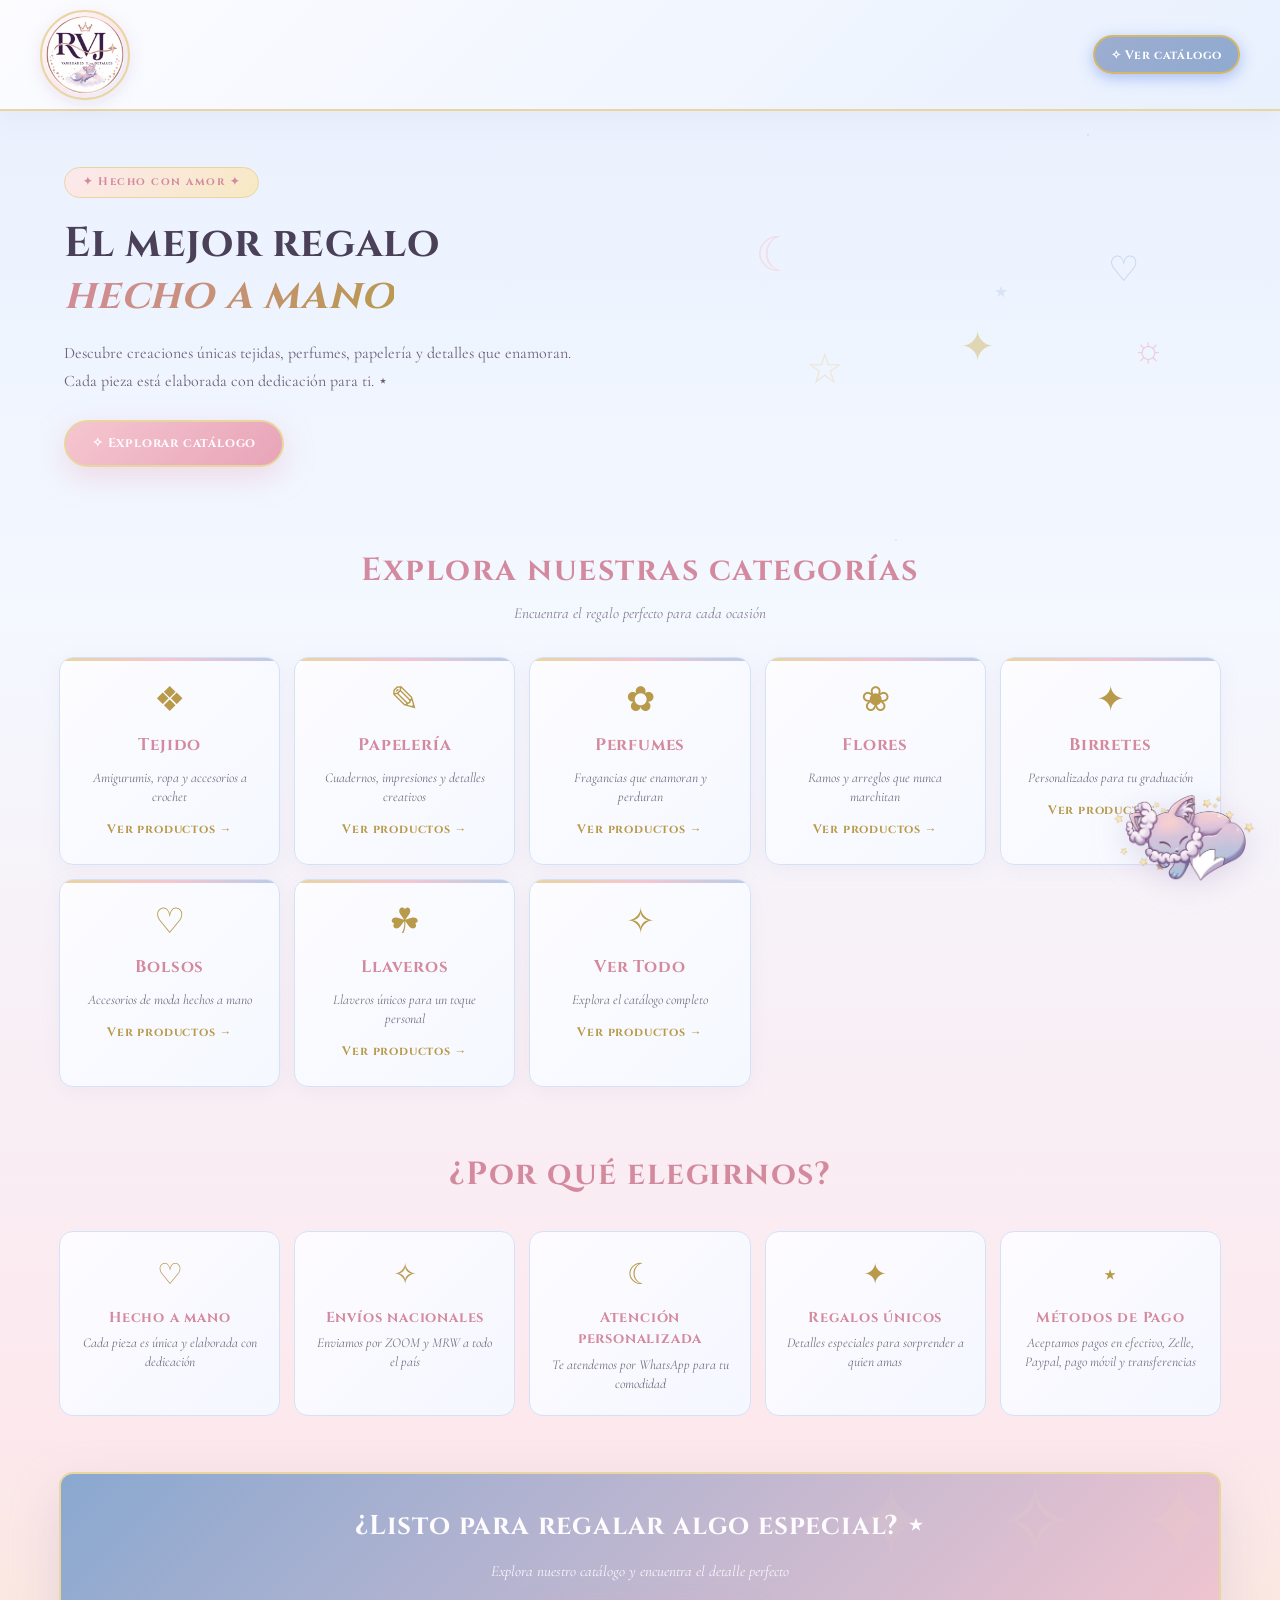
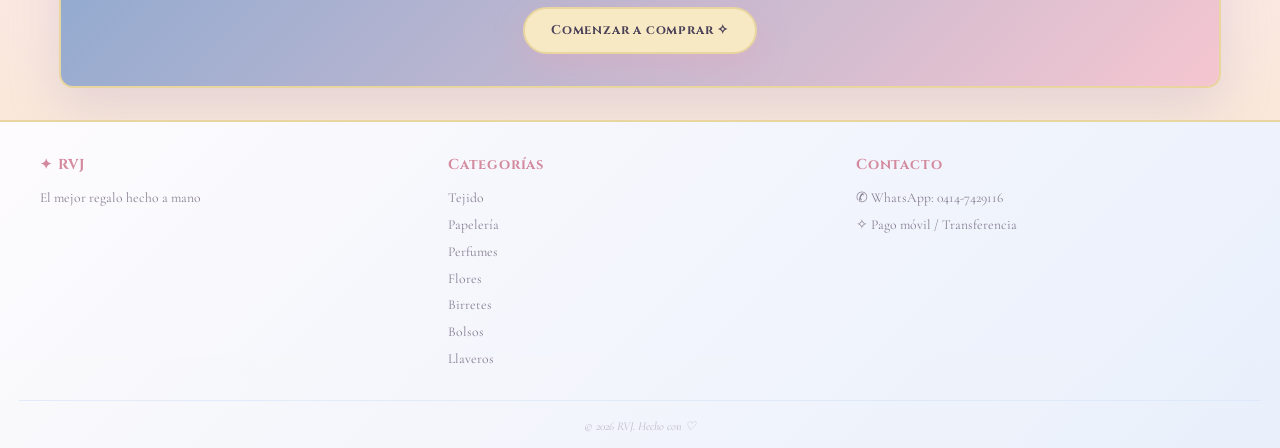
<file: index.html>
<!DOCTYPE html>
<html lang="es">
<head>
    <meta charset="UTF-8">
    <meta name="viewport" content="width=device-width, initial-scale=1.0">
    <title>RVJ — El mejor regalo</title>
    <link rel="preconnect" href="https://fonts.googleapis.com">
    <link rel="preconnect" href="https://fonts.gstatic.com" crossorigin>
    <link href="https://fonts.googleapis.com/css2?family=Cinzel:wght@400;600;700;900&family=Cormorant+Garamond:ital,wght@0,400;0,600;0,700;1,400&display=swap" rel="stylesheet">
    <link rel="stylesheet" href="styles.css">
</head>
<body class="landing-page">

    <header class="main-header">
        <div class="header-container">
            <div class="logo-container">
                <img src="imagenes/logo.jpeg" alt="RVJ" class="store-logo" onerror="this.style.display='none'">
            </div>
            <a href="tienda.html" class="cart-icon-btn">
                ✧ Ver catálogo
            </a>
        </div>
    </header>

    <section class="hero-section">
        <div class="hero-content">
            <span class="hero-badge">✦ Hecho con amor ✦</span>
            <h1 class="hero-title">El mejor regalo<br><span class="hero-highlight">hecho a mano</span></h1>
            <p class="hero-subtitle">
                Descubre creaciones únicas tejidas, perfumes, papelería y detalles 
                que enamoran. Cada pieza está elaborada con dedicación para ti. ⋆
            </p>
            <div class="hero-buttons">
                <a href="tienda.html" class="btn-hero-primary">✧ Explorar catálogo</a>
            </div>
        </div>
        <div class="hero-decoration">
            <div class="floating-symbol symbol-1">☾</div>
            <div class="floating-symbol symbol-2">✦</div>
            <div class="floating-symbol symbol-3">♡</div>
            <div class="floating-symbol symbol-4">☆</div>
            <div class="floating-symbol symbol-5">⋆</div>
            <div class="floating-symbol symbol-6">☼</div>
        </div>
    </section>

    <section id="categorias" class="categories-section">
        <div class="section-header">
            <h2 class="landing-section-title">Explora nuestras categorías</h2>
            <p class="section-subtitle">Encuentra el regalo perfecto para cada ocasión</p>
        </div>

        <div class="categories-grid">
            
            <a href="tejido.html" class="category-card category-tejido">
                <div class="category-symbol">❖</div>
                <h3>Tejido</h3>
                <p>Amigurumis, ropa y accesorios a crochet</p>
                <span class="category-link">Ver productos →</span>
            </a>

            <a href="papeleria.html" class="category-card category-papeleria">
                <div class="category-symbol">✎</div>
                <h3>Papelería</h3>
                <p>Cuadernos, impresiones y detalles creativos</p>
                <span class="category-link">Ver productos →</span>
            </a>

            <a href="perfumes.html" class="category-card category-perfumes">
                <div class="category-symbol">✿</div>
                <h3>Perfumes</h3>
                <p>Fragancias que enamoran y perduran</p>
                <span class="category-link">Ver productos →</span>
            </a>

            <a href="flores.html" class="category-card category-flores">
                <div class="category-symbol">❀</div>
                <h3>Flores</h3>
                <p>Ramos y arreglos que nunca marchitan</p>
                <span class="category-link">Ver productos →</span>
            </a>

            <a href="birretes.html" class="category-card category-birretes">
                <div class="category-symbol">✦</div>
                <h3>Birretes</h3>
                <p>Personalizados para tu graduación</p>
                <span class="category-link">Ver productos →</span>
            </a>

            <a href="bolsos.html" class="category-card category-bolsos">
                <div class="category-symbol">♡</div>
                <h3>Bolsos</h3>
                <p>Accesorios de moda hechos a mano</p>
                <span class="category-link">Ver productos →</span>
            </a>

            <a href="llaveros.html" class="category-card category-llaveros">
                <div class="category-symbol">☘︎</div>
                <h3>Llaveros</h3>
                <p>Llaveros únicos para un toque personal</p>
                <span class="category-link">Ver productos →</span>
            </a>

            <a href="tienda.html" class="category-card category-todos">
                <div class="category-symbol">✧</div>
                <h3>Ver Todo</h3>
                <p>Explora el catálogo completo</p>
                <span class="category-link">Ver productos →</span>
            </a>

        </div>
    </section>

    <section class="features-section">
        <div class="section-header">
            <h2 class="landing-section-title">¿Por qué elegirnos?</h2>
        </div>
        <div class="features-grid">
            <div class="feature-card">
                <div class="feature-symbol">♡</div>
                <h4>Hecho a mano</h4>
                <p>Cada pieza es única y elaborada con dedicación</p>
            </div>
            <div class="feature-card">
                <div class="feature-symbol">✧</div>
                <h4>Envíos nacionales</h4>
                <p>Enviamos por ZOOM y MRW a todo el país</p>
            </div>
            <div class="feature-card">
                <div class="feature-symbol">☾</div>
                <h4>Atención personalizada</h4>
                <p>Te atendemos por WhatsApp para tu comodidad</p>
            </div>
            <div class="feature-card">
                <div class="feature-symbol">✦</div>
                <h4>Regalos únicos</h4>
                <p>Detalles especiales para sorprender a quien amas</p>
            </div>
            <div class="feature-card">
                <div class="feature-symbol">⋆</div>
                <h4>Métodos de Pago</h4>
                <p>Aceptamos pagos en efectivo, Zelle, Paypal, pago móvil y transferencias</p>
            </div>
        </div>
    </section>

    <section class="cta-section">
        <div class="cta-content">
            <h2>¿Listo para regalar algo especial? ⋆</h2>
            <p>Explora nuestro catálogo y encuentra el detalle perfecto</p>
            <a href="tienda.html" class="btn-hero-primary">Comenzar a comprar ✧</a>
        </div>
    </section>

    <footer class="main-footer">
        <div class="footer-content">
            <div class="footer-col">
                <h4>✦ RVJ</h4>
                <p>El mejor regalo hecho a mano</p>
            </div>
            <div class="footer-col">
                <h4>Categorías</h4>
                <a href="tejido.html">Tejido</a>
                <a href="papeleria.html">Papelería</a>
                <a href="perfumes.html">Perfumes</a>
                <a href="flores.html">Flores</a>
                <a href="birretes.html">Birretes</a>
                <a href="bolsos.html">Bolsos</a>
                <a href="llaveros.html">Llaveros</a>
            </div>
            <div class="footer-col">
                <h4>Contacto</h4>
                <p>✆ WhatsApp: 0414-7429116</p>
                <p>✧ Pago móvil / Transferencia</p>
            </div>
        </div>
        <div class="footer-bottom">
            <p>© 2026 RVJ. Hecho con ♡</p>
        </div>
    </footer>
    
    <!-- MODAL PARA AMPLIAR LOGO -->
<div id="logo-modal" class="modal-overlay hidden">
    <div class="modal-content logo-modal-content">
        <button id="close-logo-modal" class="close-popout-btn">×</button>
        <img src="imagenes/logo.jpeg" alt="RVJ" class="logo-modal-img">
    </div>
</div>

    <script src="script.js"></script>

    <!-- CHIBI FLOTANTE -->
<img src="imagenes/chibi.png" alt="Chibi RVJ" class="chibi-flotante" onerror="this.style.display='none'">

</body>

<style>
/* ═══════════════════════════════════════
   SHOOTING STARS OVERLAY — Five stars
════════════════════════════════════════ */

.shooting-stars {
  position: fixed;
  inset: 0;
  width: 100vw;
  height: 100vh;
  pointer-events: none;
  overflow: hidden;
  z-index: 999999;
}

.shooting-stars span {
  position: absolute;
  width: 3px;
  height: 3px;
  border-radius: 50%;
  background: #f4eee8;
  opacity: 0;

  box-shadow:
    0 0 0 3px rgba(244, 238, 232, 0.05),
    0 0 0 6px rgba(139, 0, 0, 0.06),
    0 0 14px rgba(244, 238, 232, 0.18);

  animation-name: shooting-star;
  animation-timing-function: linear;
  animation-iteration-count: infinite;
  animation-fill-mode: both;
}

/* Shooting-star tail */
.shooting-stars span::before {
  content: "";
  position: absolute;
  top: 50%;
  width: 155px;
  height: 1px;
  transform: translateY(-50%);

  background:
    linear-gradient(
      90deg,
      #f4eee8,
      rgba(139, 0, 0, 0.34),
      transparent
    );
}

/* Star movement */
@keyframes shooting-star {
  0% {
    transform: rotate(315deg) translateX(0);
    opacity: 0;
  }

  10% {
    opacity: 1;
  }

  62% {
    opacity: 1;
  }

  100% {
    transform: rotate(315deg) translateX(-1050px);
    opacity: 0;
  }
}

/* Individual star timing and placement */
.shooting-stars span:nth-child(1) {
  top: 5vh;
  right: 8vw;
  animation-delay: 0.8s;
  animation-duration: 4.6s;
}

.shooting-stars span:nth-child(2) {
  top: 18vh;
  right: 38vw;
  animation-delay: 4.4s;
  animation-duration: 5.4s;
}

.shooting-stars span:nth-child(3) {
  top: 36vh;
  right: 14vw;
  animation-delay: 8.2s;
  animation-duration: 4.9s;
}

.shooting-stars span:nth-child(4) {
  top: 56vh;
  right: 52vw;
  animation-delay: 12.6s;
  animation-duration: 5.8s;
}

.shooting-stars span:nth-child(5) {
  top: 74vh;
  right: 24vw;
  animation-delay: 16.7s;
  animation-duration: 5.1s;
}

/* Mobile adjustments */
@media screen and (max-width: 767px) {
  .shooting-stars span::before {
    width: 105px;
  }

  .shooting-stars span:nth-child(1) {
    top: 8vh;
    right: 6vw;
  }

  .shooting-stars span:nth-child(2) {
    top: 26vh;
    right: 42vw;
  }

  .shooting-stars span:nth-child(3) {
    top: 44vh;
    right: 12vw;
  }

  .shooting-stars span:nth-child(4) {
    top: 62vh;
    right: 58vw;
  }

  .shooting-stars span:nth-child(5) {
    top: 80vh;
    right: 25vw;
  }
}
</style>

<div class="shooting-stars">
  <span></span>
  <span></span>
  <span></span>
  <span></span>
  <span></span>
  <span></span>
  <span></span>
</div>
</html>
</file>
<file: styles.css>
/* ==========================================================================
   RVJ — ESTILO CUENTO DE HADAS / CIELO AESTHETIC
   Paleta: azul claro, rosa pálido, dorado suave
   ========================================================================== */
:root {
    --sky-bg: #e8f0fe;
    --sky-light: #f4f8ff;
    --sky-medium: #d4e2f7;
    --cloud-white: #fdfcff;

    --rose-light: #fce8ed;
    --rose-medium: #f5c6d0;
    --rose-deep: #e8a4b8;
    --rose-dark: #d48a9e;

    --gold-light: #f7e9c3;
    --gold-soft: #e8d5a0;
    --gold-medium: #d4b86a;
    --gold-deep: #b89a4a;

    --blue-light: #dce8f5;
    --blue-medium: #b8cce8;
    --blue-deep: #8aa8d0;
    --blue-dark: #6b8ab8;

    --text-dark: #4a4058;
    --text-medium: #6b5f78;
    --text-light: #9a8fa8;

    --bg-white: #fefcff;
    --radius: 14px;
    --radius-sm: 8px;
    --shadow: 0 8px 30px rgba(180, 160, 200, 0.15);
    --shadow-soft: 0 4px 20px rgba(180, 160, 200, 0.1);
    --shadow-glow: 0 0 30px rgba(212, 184, 106, 0.2);
}

* { box-sizing: border-box; margin: 0; padding: 0; }

html { -webkit-text-size-adjust: 100%; }

body {
    font-family: 'Cormorant Garamond', 'Quicksand', serif;
    background: linear-gradient(180deg, #e8f0fe 0%, #f4f8ff 40%, #fce8ed 100%);
    color: var(--text-dark);
    background-attachment: fixed;
    min-height: 100vh;
    position: relative;
    font-size: 16px;
    line-height: 1.5;
}

body::before {
    content: '';
    position: fixed;
    inset: 0;
    background-image:
        radial-gradient(1.5px 1.5px at 10% 20%, rgba(212, 184, 106, 0.3) 50%, transparent 50%),
        radial-gradient(1.5px 1.5px at 85% 15%, rgba(212, 184, 106, 0.25) 50%, transparent 50%),
        radial-gradient(2px 2px at 50% 8%, rgba(232, 164, 184, 0.3) 50%, transparent 50%),
        radial-gradient(1px 1px at 30% 40%, rgba(138, 168, 208, 0.25) 50%, transparent 50%),
        radial-gradient(1.5px 1.5px at 70% 60%, rgba(212, 184, 106, 0.2) 50%, transparent 50%),
        radial-gradient(1px 1px at 90% 80%, rgba(232, 164, 184, 0.2) 50%, transparent 50%),
        radial-gradient(2px 2px at 15% 75%, rgba(138, 168, 208, 0.2) 50%, transparent 50%);
    pointer-events: none;
    z-index: 0;
}

h1, h2, h3, h4, .logo-text {
    font-family: 'Cinzel', 'Comfortaa', serif;
    letter-spacing: 0.5px;
}

/* ==========================================================================
   HEADER — LOGO A LA IZQUIERDA, NAV CENTRADA, CARRITO DERECHA
   ========================================================================== */
.main-header {
    background: linear-gradient(135deg, rgba(253, 252, 255, 0.95), rgba(232, 240, 254, 0.95));
    backdrop-filter: blur(10px);
    padding: 0.6rem 0.8rem;
    border-bottom: 2px solid var(--gold-soft);
    position: sticky;
    top: 0;
    z-index: 100;
    box-shadow: 0 4px 25px rgba(180, 160, 200, 0.12);
}

.header-container {
    max-width: 1200px;
    margin: 0 auto;
    display: flex;
    align-items: center;
    justify-content: space-between;
    gap: 0.6rem;
    flex-wrap: wrap;
}

/* Logo circular a la izquierda */
.logo-container {
    display: flex;
    align-items: center;
    justify-content: center;
    width: 90px;        /* antes 75px */
    height: 90px;       /* antes 75px */
    min-width: 90px;    /* antes 75px */
    background: linear-gradient(135deg, #fdfcff, #fce8ed, #e8f0fe);
    border-radius: 50%;
    border: 2px solid var(--gold-soft);
    box-shadow:
        0 4px 15px rgba(180, 160, 200, 0.25),
        0 0 0 3px rgba(253, 252, 255, 0.8);
    padding: 4px;
    cursor: pointer;
    transition: transform 0.3s ease, box-shadow 0.3s ease;
    flex-shrink: 0;
}

.logo-container:hover {
    transform: scale(1.10);
    box-shadow:
        0 6px 20px rgba(180, 160, 200, 0.35),
        0 0 0 3px rgba(253, 252, 255, 0.9),
        0 0 25px rgba(212, 184, 106, 0.25);
}

.store-logo {
    width: 100%;
    height: 100%;
    object-fit: cover;
    border-radius: 50%;
    display: block;
}

/* Fallback si no carga la imagen */
.store-logo:not([src]),
.store-logo[src=""] {
    display: none;
}

/* Navegación */
.category-nav {
    display: flex;
    gap: 4px;
    align-items: center;
    flex-wrap: wrap;
    justify-content: center;
    flex: 1;
    min-width: 0;
}

.category-nav a {
    text-decoration: none;
    color: var(--text-medium);
    font-weight: 600;
    padding: 6px 10px;
    border-radius: 20px;
    transition: all 0.25s ease;
    font-size: 0.72rem;
    background: transparent;
    border: 1px solid transparent;
    font-family: 'Cinzel', serif;
    letter-spacing: 0.3px;
    white-space: nowrap;
}

.category-nav a:hover {
    background: linear-gradient(135deg, var(--rose-light), var(--sky-light));
    color: var(--rose-dark);
    border-color: var(--rose-medium);
}

.category-nav a.active {
    background: linear-gradient(135deg, var(--rose-medium), var(--gold-soft));
    color: var(--bg-white);
    border-color: var(--gold-medium);
    box-shadow: 0 3px 10px rgba(212, 184, 106, 0.25);
}

/* Botón carrito / Ver catálogo */
.cart-icon-btn {
    background: linear-gradient(135deg, #9CADD0 0%, #90AAD0 100%);
    color: #fff;
    padding: 0.55rem 1rem;
    border-radius: 30px;
    text-decoration: none;
    font-weight: 700;
    border: 2px solid var(--gold-medium);
    transition: all 0.25s ease;
    box-shadow:
        0 4px 15px rgba(45, 88, 227, 0.35),
        0 0 0 0 rgba(212, 184, 106, 0.7);
    font-family: 'Cinzel', serif;
    font-size: 0.75rem;
    letter-spacing: 0.6px;
    white-space: nowrap;
    flex-shrink: 0;
    position: relative;
    animation: cart-pulse 2.4s ease-in-out infinite;
}

.cart-icon-btn:hover {
    background: linear-gradient(135deg, #ffd166 0%, #f0a500 100%);
    color: #4a4058;
    border-color: #5170a7;
    transform: translateY(-2px) scale(1.03);
    box-shadow:
        0 8px 25px rgba(240, 165, 0, 0.5),
        0 0 20px rgba(255, 209, 102, 0.6);
    animation: none;
}

@keyframes cart-pulse {
    0%, 100% {
        box-shadow:
            0 4px 15px rgba(45, 88, 227, 0.35),
            0 0 0 0 rgba(212, 184, 106, 0.7);
    }
    50% {
        box-shadow:
            0 4px 15px rgba(45, 88, 227, 0.35),
            0 0 0 8px rgba(212, 184, 106, 0);
    }
}
/* ==========================================================================
   GRID DE PRODUCTOS
   ========================================================================== */
.store-container {
    max-width: 1200px;
    margin: 1.2rem auto;
    padding: 0 0.9rem;
    display: grid;
    grid-template-columns: 1fr;
    gap: 1.2rem;
    position: relative;
    z-index: 1;
}

@media (min-width: 992px) {
    .store-container { grid-template-columns: 1.6fr 1fr; gap: 1.8rem; }
}

.section-title {
    color: var(--rose-dark);
    margin-bottom: 1.2rem;
    text-align: center;
    font-size: 1.3rem;
    position: relative;
    padding-bottom: 10px;
    letter-spacing: 1.5px;
    font-weight: 700;
}

.section-title::after {
    content: '✦ ✧ ✦';
    position: absolute;
    bottom: -6px;
    left: 50%;
    transform: translateX(-50%);
    color: var(--gold-medium);
    font-size: 0.6rem;
    letter-spacing: 8px;
    padding: 0 10px;
}

.products-grid {
    display: grid;
    grid-template-columns: repeat(auto-fill, minmax(150px, 1fr));
    gap: 12px;
}

@media (min-width: 600px) {
    .products-grid { grid-template-columns: repeat(auto-fill, minmax(200px, 1fr)); gap: 16px; }
}

.product-card {
    background: linear-gradient(135deg, rgba(253, 252, 255, 0.95), rgba(244, 248, 255, 0.95));
    border-radius: var(--radius);
    padding: 10px;
    border: 1px solid var(--sky-medium);
    transition: all 0.3s ease;
    box-shadow: var(--shadow-soft);
    display: flex;
    flex-direction: column;
    position: relative;
    overflow: hidden;
    backdrop-filter: blur(5px);
}

.product-card::before {
    content: '';
    position: absolute;
    top: 0;
    left: 0;
    right: 0;
    height: 3px;
    background: linear-gradient(90deg, var(--rose-medium), var(--gold-soft), var(--blue-medium));
    opacity: 0;
    transition: opacity 0.3s;
}

.product-card:hover::before { opacity: 1; }

.product-card-clickable { cursor: pointer; flex-grow: 1; }

.product-card:hover {
    transform: translateY(-4px);
    border-color: var(--gold-soft);
    box-shadow: 0 15px 30px rgba(180, 160, 200, 0.2), var(--shadow-glow);
}

.product-img {
    width: 100%;
    height: 140px;
    object-fit: cover;
    border-radius: var(--radius-sm);
    margin-bottom: 0.6rem;
    border: 1px solid var(--sky-light);
}

@media (min-width: 600px) {
    .product-img { height: 180px; }
}

.product-card-category {
    font-size: 0.6rem;
    color: var(--gold-deep);
    font-weight: 700;
    text-transform: uppercase;
    letter-spacing: 1.5px;
    font-family: 'Cinzel', serif;
}

.product-name {
    font-size: 0.9rem;
    margin-bottom: 0.3rem;
    color: var(--text-dark);
    font-family: 'Cormorant Garamond', serif;
    font-weight: 600;
    line-height: 1.3;
}

.product-price {
    color: var(--rose-dark);
    font-weight: 700;
    font-size: 1rem;
    margin-bottom: 0.6rem;
    font-family: 'Cinzel', serif;
}

.btn-add-cart {
    width: 100%;
    padding: 0.55rem;
    background: linear-gradient(135deg, var(--rose-medium), var(--rose-deep));
    border: 1px solid var(--gold-soft);
    border-radius: 30px;
    color: var(--bg-white);
    font-weight: 700;
    cursor: pointer;
    transition: all 0.25s ease;
    margin-top: auto;
    font-family: 'Cinzel', serif;
    font-size: 0.7rem;
    letter-spacing: 0.5px;
}

.btn-add-cart:hover {
    background: linear-gradient(135deg, var(--gold-soft), var(--gold-medium));
    color: var(--text-dark);
    border-color: var(--gold-deep);
    transform: translateY(-2px);
}

/* ==========================================================================
   CARRITO Y CHECKOUT SIMPLIFICADO
   ========================================================================== */
.cart-section, .checkout-section {
    background: linear-gradient(135deg, rgba(253, 252, 255, 0.95), rgba(244, 248, 255, 0.95));
    border-radius: var(--radius);
    padding: 16px;
    margin-bottom: 14px;
    border: 1px solid var(--sky-medium);
    box-shadow: var(--shadow-soft);
    position: relative;
    backdrop-filter: blur(5px);
}

.cart-section::before, .checkout-section::before {
    content: '';
    position: absolute;
    top: 0;
    left: 0;
    right: 0;
    height: 3px;
    background: linear-gradient(90deg, var(--rose-medium), var(--gold-soft), var(--blue-medium));
    border-radius: var(--radius) var(--radius) 0 0;
}

.cart-item-row {
    display: flex;
    justify-content: space-between;
    align-items: center;
    margin-bottom: 8px;
    border-bottom: 1px dashed var(--sky-medium);
    padding: 7px 0;
    font-size: 0.85rem;
    gap: 8px;
}

.cart-item-row b {
    font-weight: 600;
    flex: 1;
    min-width: 0;
    overflow: hidden;
    text-overflow: ellipsis;
}

.btn-delete-item {
    background: none;
    border: none;
    cursor: pointer;
    font-size: 0.9rem;
    padding: 0 4px;
    transition: transform 0.2s;
    color: var(--rose-dark);
    flex-shrink: 0;
}

.btn-delete-item:hover { transform: scale(1.25); color: var(--rose-deep); }

.checkout-form fieldset {
    border: 1px solid var(--sky-medium);
    padding: 12px;
    border-radius: var(--radius-sm);
    margin-bottom: 12px;
    background: rgba(253, 252, 255, 0.5);
}

.checkout-form legend {
    padding: 0 8px;
    font-weight: 700;
    color: var(--rose-dark);
    font-family: 'Cinzel', serif;
    font-size: 0.75rem;
    letter-spacing: 0.8px;
}

.form-group label {
    display: block;
    margin-bottom: 4px;
    font-size: 0.72rem;
    font-weight: 600;
    color: var(--text-medium);
    font-family: 'Cinzel', serif;
    letter-spacing: 0.3px;
}

.form-group input,
.form-group select {
    width: 100%;
    padding: 8px 12px;
    border-radius: 30px;
    border: 1px solid var(--sky-medium);
    background: rgba(253, 252, 255, 0.8);
    margin-bottom: 8px;
    font-family: 'Cormorant Garamond', serif;
    font-size: 0.9rem;
    transition: all 0.25s ease;
    color: var(--text-dark);
}

.form-group input:focus,
.form-group select:focus {
    outline: none;
    border-color: var(--gold-soft);
    box-shadow: 0 0 0 3px rgba(212, 184, 106, 0.1);
    background: white;
}

.btn-submit-order {
    width: 100%;
    padding: 0.8rem;
    background: linear-gradient(135deg, var(--rose-medium), var(--rose-deep));
    color: var(--bg-white);
    border: 2px solid var(--gold-soft);
    border-radius: 30px;
    font-size: 0.85rem;
    font-weight: 700;
    cursor: pointer;
    box-shadow: 0 5px 20px rgba(232, 164, 184, 0.3);
    transition: all 0.25s ease;
    font-family: 'Cinzel', serif;
    letter-spacing: 0.8px;
}

.btn-submit-order:hover {
    background: linear-gradient(135deg, var(--gold-soft), var(--gold-medium));
    color: var(--text-dark);
    transform: translateY(-2px);
    box-shadow: 0 8px 25px rgba(212, 184, 106, 0.4);
}

.cart-total-box {
    display: flex;
    justify-content: space-between;
    align-items: center;
    padding: 10px 0 4px;
    border-top: 2px solid var(--gold-light);
    font-family: 'Cinzel', serif;
    font-weight: 700;
    color: var(--rose-dark);
    font-size: 0.95rem;
}

/* ==========================================================================
   MODAL DE DETALLES
   ========================================================================== */
.product-popout {
    max-width: 720px !important;
    width: 94% !important;
    position: relative;
    padding: 22px !important;
    border-radius: var(--radius) !important;
    text-align: left !important;
    background: linear-gradient(135deg, #fdfcff 0%, #f4f8ff 50%, #fce8ed 100%);
    border: 2px solid var(--gold-soft) !important;
    box-shadow: 0 25px 60px rgba(180, 160, 200, 0.3), var(--shadow-glow) !important;
    max-height: 90vh;
    overflow-y: auto;
}

.close-popout-btn {
    position: absolute;
    top: 10px;
    right: 12px;
    background: transparent;
    border: 2px solid var(--sky-medium);
    font-size: 1.2rem;
    color: var(--rose-dark);
    width: 34px;
    height: 34px;
    border-radius: 50%;
    cursor: pointer;
    display: flex;
    align-items: center;
    justify-content: center;
    transition: all 0.25s ease;
    line-height: 1;
    z-index: 2;
}

.close-popout-btn:hover {
    background: var(--rose-medium);
    color: var(--bg-white);
    border-color: var(--rose-deep);
    transform: rotate(90deg);
}

.popout-layout {
    display: grid;
    grid-template-columns: 1fr;
    gap: 18px;
    margin-top: 10px;
}

@media (min-width: 700px) {
    .popout-layout { grid-template-columns: 1fr 1fr; gap: 22px; }
}

.popout-large-img {
    width: 100%;
    height: 220px;
    object-fit: cover;
    border-radius: var(--radius-sm);
    border: 2px solid var(--gold-light);
    box-shadow: var(--shadow-soft);
}

@media (min-width: 700px) {
    .popout-large-img { height: 280px; }
}

.popout-thumbnails {
    display: flex;
    gap: 8px;
    margin-top: 8px;
    overflow-x: auto;
    padding-bottom: 4px;
}

.thumb-img {
    width: 50px;
    height: 50px;
    object-fit: cover;
    border-radius: var(--radius-sm);
    cursor: pointer;
    border: 2px solid var(--sky-light);
    transition: all 0.2s ease;
    flex-shrink: 0;
}

.thumb-img:hover, .thumb-img.active {
    border-color: var(--gold-soft);
    transform: scale(1.05);
    box-shadow: var(--shadow-glow);
}

.product-category-tag {
    background: linear-gradient(135deg, var(--rose-medium), var(--rose-deep));
    color: var(--bg-white);
    padding: 4px 12px;
    border-radius: 20px;
    font-size: 0.6rem;
    font-weight: 700;
    text-transform: uppercase;
    border: 1px solid var(--gold-soft);
    font-family: 'Cinzel', serif;
    letter-spacing: 1.2px;
    display: inline-block;
}

.popout-info h2 {
    font-size: 1.15rem;
    margin: 8px 0 4px 0;
    color: var(--rose-dark);
    font-family: 'Cinzel', serif;
    letter-spacing: 0.8px;
}

.popout-price {
    font-size: 1.15rem;
    font-weight: 700;
    color: var(--gold-deep);
    margin-bottom: 12px;
    font-family: 'Cinzel', serif;
}

.popout-description-box {
    margin-bottom: 14px;
    background: linear-gradient(135deg, rgba(244, 248, 255, 0.8), rgba(252, 232, 237, 0.8));
    padding: 12px;
    border-radius: var(--radius-sm);
    border-left: 3px solid var(--gold-soft);
    border-top: 1px solid var(--sky-light);
    border-right: 1px solid var(--sky-light);
    border-bottom: 1px solid var(--sky-light);
}

.popout-description-box h4 {
    font-size: 0.7rem;
    color: var(--rose-dark);
    margin-bottom: 4px;
    font-family: 'Cinzel', serif;
    letter-spacing: 0.8px;
}

.popout-description-box p {
    font-size: 0.85rem;
    line-height: 1.5;
    color: var(--text-dark);
    font-family: 'Cormorant Garamond', serif;
}

/* ==========================================================================
   MODALES GENERALES
   ========================================================================== */
.modal-overlay {
    position: fixed;
    inset: 0;
    background: rgba(180, 160, 200, 0.35);
    backdrop-filter: blur(8px);
    display: flex;
    align-items: center;
    justify-content: center;
    padding: 14px;
    z-index: 2000;
}

.modal-content {
    background: linear-gradient(135deg, #fdfcff 0%, #f4f8ff 50%, #fce8ed 100%);
    padding: 22px;
    border-radius: var(--radius);
    max-width: 420px;
    width: 100%;
    text-align: center;
    box-shadow: 0 25px 60px rgba(180, 160, 200, 0.3);
    border: 2px solid var(--gold-soft);
    position: relative;
    max-height: 90vh;
    overflow-y: auto;
}

.modal-content::before {
    content: '';
    position: absolute;
    top: 6px;
    left: 6px;
    right: 6px;
    bottom: 6px;
    border: 1px solid var(--gold-light);
    border-radius: var(--radius-sm);
    pointer-events: none;
}

.receiver-data-modal {
    background: linear-gradient(135deg, rgba(244, 248, 255, 0.9), rgba(252, 232, 237, 0.9));
    padding: 12px;
    border-radius: var(--radius-sm);
    margin: 12px 0;
    text-align: left;
    border: 1px solid var(--gold-soft);
    border-left: 3px solid var(--rose-medium);
}

.receiver-data-modal p {
    font-family: 'Cormorant Garamond', serif;
    font-size: 0.85rem;
    margin-bottom: 4px;
}

.security-actions {
    display: flex;
    gap: 10px;
    margin-top: 16px;
    flex-direction: column;
}

.btn-primary-modal {
    background: linear-gradient(135deg, var(--rose-medium), var(--rose-deep));
    color: var(--bg-white);
    padding: 11px 16px;
    border-radius: 30px;
    border: 2px solid var(--gold-soft);
    font-weight: 700;
    cursor: pointer;
    transition: all 0.25s ease;
    width: 100%;
    font-family: 'Cinzel', serif;
    letter-spacing: 0.8px;
    font-size: 0.8rem;
}

.btn-primary-modal:hover {
    background: linear-gradient(135deg, var(--gold-soft), var(--gold-medium));
    color: var(--text-dark);
    transform: translateY(-2px);
}

.btn-secondary-modal {
    background: transparent;
    color: var(--text-medium);
    padding: 11px 16px;
    border-radius: 30px;
    border: 2px solid var(--sky-medium);
    font-weight: 700;
    cursor: pointer;
    transition: all 0.25s ease;
    width: 100%;
    font-family: 'Cinzel', serif;
    letter-spacing: 0.8px;
    font-size: 0.8rem;
}

.btn-secondary-modal:hover {
    background: var(--sky-light);
    color: var(--text-dark);
    border-color: var(--blue-deep);
}

.btn-close-modal {
    background: linear-gradient(135deg, var(--rose-medium), var(--rose-deep));
    color: var(--bg-white);
    padding: 11px 24px;
    border-radius: 30px;
    border: 2px solid var(--gold-soft);
    font-weight: 700;
    cursor: pointer;
    transition: all 0.25s ease;
    width: 100%;
    font-family: 'Cinzel', serif;
    letter-spacing: 0.8px;
    font-size: 0.8rem;
}

.btn-close-modal:hover {
    background: linear-gradient(135deg, var(--gold-soft), var(--gold-medium));
    color: var(--text-dark);
    transform: translateY(-2px);
}

.modal-icon {
    font-size: 1.6rem;
    margin-bottom: 8px;
    color: var(--gold-deep);
    font-family: 'Cinzel', serif;
}

.hidden { display: none !important; }

.modal-content h2 {
    font-family: 'Cinzel', serif;
    color: var(--rose-dark);
    font-size: 1.1rem;
    letter-spacing: 0.8px;
    margin-bottom: 8px;
}

.modal-content p {
    font-family: 'Cormorant Garamond', serif;
    font-size: 0.9rem;
    line-height: 1.5;
}

.modal-instruction {
    font-size: 0.75rem !important;
    color: var(--text-light);
    margin: 12px 0;
    font-style: italic;
}

/* ==========================================================================
   LANDING PAGE
   ========================================================================== */
.landing-page {
    background: linear-gradient(180deg, #e8f0fe 0%, #f4f8ff 30%, #fce8ed 70%, #f7e9c3 100%);
    min-height: 100vh;
}

.hero-section {
    max-width: 1200px;
    margin: 0 auto;
    padding: 2.5rem 1.2rem 2rem;
    display: grid;
    grid-template-columns: 1fr;
    gap: 1.5rem;
    align-items: center;
    position: relative;
    overflow: hidden;
}

@media (min-width: 992px) {
    .hero-section {
        grid-template-columns: 1.2fr 1fr;
        padding: 3.5rem 1.5rem 3rem;
    }
}

.hero-content { text-align: center; z-index: 2; }

@media (min-width: 992px) {
    .hero-content { text-align: left; }
}

.hero-badge {
    display: inline-block;
    background: linear-gradient(135deg, var(--rose-light), var(--gold-light));
    color: var(--rose-dark);
    padding: 6px 18px;
    border-radius: 30px;
    font-size: 0.7rem;
    font-weight: 700;
    margin-bottom: 1.2rem;
    border: 1px solid var(--gold-soft);
    font-family: 'Cinzel', serif;
    letter-spacing: 1.5px;
}

.hero-title {
    font-family: 'Cinzel', serif;
    font-size: 1.9rem;
    line-height: 1.25;
    color: var(--text-dark);
    margin-bottom: 1.2rem;
    font-weight: 700;
    letter-spacing: 0.8px;
}

@media (min-width: 768px) {
    .hero-title { font-size: 2.6rem; }
}

.hero-highlight {
    background: linear-gradient(135deg, var(--rose-dark), var(--gold-deep));
    -webkit-background-clip: text;
    -webkit-text-fill-color: transparent;
    background-clip: text;
    display: inline-block;
    font-style: italic;
}

.hero-subtitle {
    font-size: 1rem;
    color: var(--text-medium);
    line-height: 1.7;
    margin-bottom: 1.6rem;
    max-width: 520px;
    margin-left: auto;
    margin-right: auto;
    font-family: 'Cormorant Garamond', serif;
}

@media (min-width: 992px) {
    .hero-subtitle { margin-left: 0; }
}

.hero-buttons {
    display: flex;
    gap: 10px;
    flex-wrap: wrap;
    justify-content: center;
}

@media (min-width: 992px) {
    .hero-buttons { justify-content: flex-start; }
}

.btn-hero-primary {
    background: linear-gradient(135deg, var(--rose-medium), var(--rose-deep));
    color: var(--bg-white);
    padding: 12px 26px;
    border-radius: 30px;
    text-decoration: none;
    font-weight: 700;
    font-size: 0.8rem;
    box-shadow: 0 10px 30px rgba(232, 164, 184, 0.35);
    transition: all 0.25s ease;
    display: inline-flex;
    align-items: center;
    gap: 6px;
    border: 2px solid var(--gold-soft);
    font-family: 'Cinzel', serif;
    letter-spacing: 0.8px;
}

.btn-hero-primary:hover {
    transform: translateY(-3px);
    background: linear-gradient(135deg, var(--gold-soft), var(--gold-medium));
    color: var(--text-dark);
}

.btn-hero-secondary {
    background: transparent;
    color: var(--rose-dark);
    padding: 12px 26px;
    border-radius: 30px;
    text-decoration: none;
    font-weight: 700;
    font-size: 0.8rem;
    border: 2px solid var(--rose-medium);
    transition: all 0.25s ease;
    font-family: 'Cinzel', serif;
    letter-spacing: 0.8px;
}

.btn-hero-secondary:hover {
    background: var(--rose-medium);
    color: var(--bg-white);
    transform: translateY(-3px);
}

.hero-decoration {
    position: relative;
    height: 240px;
    display: none;
}

@media (min-width: 992px) {
    .hero-decoration { display: block; }
}

.floating-symbol {
    position: absolute;
    font-size: 2.2rem;
    animation: float 6s ease-in-out infinite;
    color: var(--gold-medium);
    opacity: 0.5;
    font-family: 'Cinzel', serif;
}

.symbol-1 { top: 10%; left: 10%; animation-delay: 0s; font-size: 3rem; color: var(--rose-medium); opacity: 0.45; }
.symbol-2 { top: 50%; left: 50%; animation-delay: 1s; font-size: 2.6rem; color: var(--gold-medium); opacity: 0.5; }
.symbol-3 { top: 20%; right: 15%; animation-delay: 2s; font-size: 2.2rem; color: var(--blue-deep); opacity: 0.4; }
.symbol-4 { bottom: 15%; left: 20%; animation-delay: 3s; font-size: 2.6rem; color: var(--gold-soft); opacity: 0.45; }
.symbol-5 { top: 30%; right: 40%; animation-delay: 4s; font-size: 2rem; color: var(--blue-medium); opacity: 0.4; }
.symbol-6 { bottom: 25%; right: 10%; animation-delay: 5s; font-size: 2.2rem; color: var(--rose-deep); opacity: 0.5; }

@keyframes float {
    0%, 100% { transform: translateY(0) rotate(0deg); }
    50% { transform: translateY(-16px) rotate(6deg); }
}

.categories-section {
    max-width: 1200px;
    margin: 0 auto;
    padding: 2rem 1.2rem;
}

.section-header { text-align: center; margin-bottom: 2rem; }

.landing-section-title {
    font-family: 'Cinzel', serif;
    font-size: 1.6rem;
    color: var(--rose-dark);
    margin-bottom: 0.4rem;
    letter-spacing: 1.5px;
}

@media (min-width: 768px) {
    .landing-section-title { font-size: 2rem; }
}

.section-subtitle {
    color: var(--text-medium);
    opacity: 0.8;
    font-size: 0.95rem;
    font-family: 'Cormorant Garamond', serif;
    font-style: italic;
}

.categories-grid {
    display: grid;
    grid-template-columns: repeat(auto-fit, minmax(200px, 1fr));
    gap: 14px;
}

.category-card {
    background: linear-gradient(135deg, rgba(253, 252, 255, 0.95), rgba(244, 248, 255, 0.95));
    border-radius: var(--radius);
    padding: 1.6rem 1.2rem;
    text-decoration: none;
    color: var(--text-dark);
    text-align: center;
    transition: all 0.35s cubic-bezier(0.175, 0.885, 0.32, 1.275);
    border: 1px solid var(--sky-medium);
    position: relative;
    overflow: hidden;
    box-shadow: var(--shadow-soft);
    display: flex;
    flex-direction: column;
    align-items: center;
    gap: 0.6rem;
    backdrop-filter: blur(5px);
}

.category-card::before {
    content: '';
    position: absolute;
    top: 0;
    left: 0;
    right: 0;
    height: 3px;
    transition: height 0.3s ease;
}

.category-tejido::before { background: linear-gradient(50deg, var(--gold-soft), var(--rose-medium), var(--blue-medium)); }
.category-papeleria::before { background: linear-gradient(50deg, var(--gold-soft), var(--rose-medium), var(--blue-medium)); }
.category-perfumes::before { background: linear-gradient(50deg, var(--gold-soft), var(--rose-medium), var(--blue-medium)); }
.category-flores::before { background: linear-gradient(50deg, var(--gold-soft), var(--rose-medium), var(--blue-medium)); }
.category-birretes::before { background: linear-gradient(50deg, var(--gold-soft), var(--rose-medium), var(--blue-medium)); }
.category-bolsos::before { background: linear-gradient(50deg, var(--gold-soft), var(--rose-medium), var(--blue-medium)); }
.category-llaveros::before { background: linear-gradient(50deg, var(--gold-soft), var(--rose-medium), var(--blue-medium)); }
.category-todos::before { background: linear-gradient(50deg, var(--gold-soft), var(--rose-medium), var(--blue-medium)); }

.category-card:hover {
    transform: translateY(-6px) scale(1.02);
    box-shadow: 0 20px 40px rgba(180, 160, 200, 0.2), var(--shadow-glow);
    border-color: var(--gold-soft);
}

.category-card:hover::before { height: 100%; opacity: 0.05; }

.category-symbol {
    font-size: 2.2rem;
    margin-bottom: 0.3rem;
    transition: transform 0.35s ease;
    color: var(--gold-deep);
    font-family: 'Cinzel', serif;
    line-height: 1;
}

.category-card:hover .category-symbol {
    transform: scale(1.15) rotate(-5deg);
    color: var(--rose-dark);
}

.category-card h3 {
    font-family: 'Cinzel', serif;
    font-size: 1.05rem;
    color: var(--rose-dark);
    margin: 0;
    letter-spacing: 0.8px;
}

.category-card p {
    font-size: 0.85rem;
    opacity: 0.75;
    line-height: 1.4;
    margin: 0;
    font-family: 'Cormorant Garamond', serif;
    font-style: italic;
}

.category-link {
    color: var(--gold-deep);
    font-weight: 700;
    font-size: 0.75rem;
    margin-top: 0.3rem;
    transition: letter-spacing 0.25s ease;
    display: inline-block;
    font-family: 'Cinzel', serif;
    letter-spacing: 0.8px;
}

.category-card:hover .category-link {
    letter-spacing: 1.5px;
    color: var(--rose-dark);
}

.features-section {
    max-width: 1200px;
    margin: 0 auto;
    padding: 2rem 1.2rem;
}

.features-grid {
    display: grid;
    grid-template-columns: repeat(auto-fit, minmax(180px, 1fr));
    gap: 14px;
}

.feature-card {
    background: linear-gradient(135deg, rgba(253, 252, 255, 0.95), rgba(244, 248, 255, 0.95));
    border-radius: var(--radius);
    padding: 1.4rem 1.2rem;
    text-align: center;
    border: 1px solid var(--sky-medium);
    transition: all 0.25s ease;
    backdrop-filter: blur(5px);
}

.feature-card:hover {
    border-color: var(--gold-soft);
    transform: translateY(-4px);
    box-shadow: var(--shadow-glow);
}

.feature-symbol {
    font-size: 1.8rem;
    margin-bottom: 0.6rem;
    color: var(--gold-deep);
    font-family: 'Cinzel', serif;
}

.feature-card h4 {
    font-family: 'Cinzel', serif;
    font-size: 0.9rem;
    color: var(--rose-dark);
    margin-bottom: 0.3rem;
    letter-spacing: 0.8px;
}

.feature-card p {
    font-size: 0.85rem;
    opacity: 0.75;
    line-height: 1.4;
    font-family: 'Cormorant Garamond', serif;
    font-style: italic;
}

.cta-section {
    max-width: 1200px;
    margin: 1.5rem auto;
    padding: 0 1.2rem;
}

.cta-content {
    background: linear-gradient(135deg, var(--blue-deep), var(--rose-medium));
    border-radius: var(--radius);
    padding: 2rem 1.5rem;
    text-align: center;
    color: var(--bg-white);
    box-shadow: 0 20px 50px rgba(180, 160, 200, 0.3);
    position: relative;
    overflow: hidden;
    border: 2px solid var(--gold-soft);
}

.cta-content::before {
    content: '✦ ✧ ✦';
    position: absolute;
    font-size: 6rem;
    opacity: 0.08;
    top: -20px;
    right: -20px;
    color: var(--gold-light);
    letter-spacing: 20px;
    font-family: 'Cinzel', serif;
}

.cta-content h2 {
    font-family: 'Cinzel', serif;
    font-size: 1.3rem;
    margin-bottom: 0.8rem;
    position: relative;
    z-index: 1;
    letter-spacing: 0.8px;
}

@media (min-width: 768px) {
    .cta-content h2 { font-size: 1.7rem; }
}

.cta-content p {
    font-size: 0.95rem;
    margin-bottom: 1.5rem;
    opacity: 0.95;
    position: relative;
    z-index: 1;
    font-family: 'Cormorant Garamond', serif;
    font-style: italic;
}

.cta-content .btn-hero-primary {
    background: var(--gold-light);
    color: var(--text-dark);
    border-color: var(--gold-soft);
    position: relative;
    z-index: 1;
}

.cta-content .btn-hero-primary:hover {
    background: white;
    color: var(--text-dark);
}

.main-footer {
    background: linear-gradient(135deg, rgba(253, 252, 255, 0.95), rgba(232, 240, 254, 0.95));
    margin-top: 2rem;
    padding: 2rem 1.2rem 0.8rem;
    border-top: 2px solid var(--gold-soft);
    backdrop-filter: blur(10px);
    position: relative;
    z-index: 1;
}

.footer-content {
    max-width: 1200px;
    margin: 0 auto;
    display: grid;
    grid-template-columns: repeat(auto-fit, minmax(180px, 1fr));
    gap: 1.5rem;
    padding-bottom: 1.5rem;
}

.footer-col h4 {
    font-family: 'Cinzel', serif;
    color: var(--rose-dark);
    margin-bottom: 0.8rem;
    font-size: 0.9rem;
    letter-spacing: 0.8px;
}

.footer-col p,
.footer-col a {
    display: block;
    color: var(--text-medium);
    text-decoration: none;
    font-size: 0.85rem;
    margin-bottom: 0.4rem;
    opacity: 0.8;
    transition: all 0.25s ease;
    font-family: 'Cormorant Garamond', serif;
}

.footer-col a:hover {
    color: var(--gold-deep);
    opacity: 1;
    padding-left: 4px;
}

.footer-bottom {
    text-align: center;
    padding-top: 1rem;
    border-top: 1px solid var(--sky-medium);
    color: var(--text-light);
    opacity: 0.6;
    font-size: 0.75rem;
    font-family: 'Cormorant Garamond', serif;
    font-style: italic;
}

.empty-cart-msg {
    color: var(--text-light);
    font-size: 0.9rem;
    text-align: center;
    padding: 20px 0;
    opacity: 0.7;
    font-family: 'Cormorant Garamond', serif;
    font-style: italic;
}

::-webkit-scrollbar { width: 8px; }
::-webkit-scrollbar-track { background: var(--sky-bg); }
::-webkit-scrollbar-thumb {
    background: linear-gradient(135deg, var(--rose-medium), var(--gold-soft));
    border-radius: 10px;
}
::-webkit-scrollbar-thumb:hover {
    background: linear-gradient(135deg, var(--gold-medium), var(--rose-deep));
}

/* ==========================================================================
   RESPONSIVE AJUSTES FINOS
   ========================================================================== */
@media (max-width: 700px) {
    .header-container {
        display: grid;
        grid-template-columns: auto 1fr auto;
        align-items: center;
        gap: 0.4rem;
    }

    .logo-container {
        width: 68px;    
        height: 68px;
        min-width: 68px;
    }

    .category-nav {
        gap: 2px;
    }

    .category-nav a {
        font-size: 0.62rem;
        padding: 5px 7px;
        letter-spacing: 0;
    }

    .cart-icon-btn {
        font-size: 0.65rem;
        padding: 0.4rem 0.7rem;
    }

    .store-container { padding: 0 0.7rem; margin: 1rem auto; }
    .section-title { font-size: 1.1rem; }

    .products-grid {
        grid-template-columns: repeat(auto-fill, minmax(140px, 1fr));
        gap: 10px;
    }

    .product-img { height: 120px; }
    .product-name { font-size: 0.82rem; }
    .product-price { font-size: 0.9rem; }
    .btn-add-cart { font-size: 0.65rem; padding: 0.5rem; }

    .modal-content { padding: 18px; }
    .product-popout { padding: 16px !important; }
}

@media (max-width: 420px) {
    .logo-container {
        width: 58px;   
        height: 58px;
        min-width: 58px;
    }

    .category-nav a {
        font-size: 0.58rem;
        padding: 4px 6px;
    }

    .cart-icon-btn {
        font-size: 0.6rem;
        padding: 0.35rem 0.6rem;
    }

    .products-grid {
        grid-template-columns: 1fr 1fr;
        gap: 8px;
    }

    .product-card { padding: 8px; }
    .product-img { height: 100px; }
    .product-card-category { font-size: 0.55rem; }
    .product-name { font-size: 0.78rem; }
    .product-price { font-size: 0.85rem; }

    .hero-title { font-size: 1.5rem; }
    .hero-subtitle { font-size: 0.9rem; }
    .btn-hero-primary, .btn-hero-secondary {
        padding: 10px 20px;
        font-size: 0.72rem;
        width: 100%;
        justify-content: center;
    }
    .hero-buttons { flex-direction: column; }
    .landing-section-title { font-size: 1.2rem; }
    .category-card { padding: 1.2rem 0.9rem; }
    .category-symbol { font-size: 1.8rem; }
    .cta-content { padding: 1.5rem 1.2rem; }
    .cta-content h2 { font-size: 1.1rem; }
}

/* ==========================================================================
   MODAL LOGO AMPLIADO
   ========================================================================== */
.logo-modal-content {
    background: transparent !important;
    border: none !important;
    box-shadow: none !important;
    padding: 0 !important;
    max-width: 95vw !important;
    width: auto !important;
    display: flex;
    align-items: center;
    justify-content: center;
    position: relative;
}

.logo-modal-content::before {
    display: none !important;
}

.logo-modal-img {
    max-width: 90vw;
    max-height: 85vh;
    width: auto;
    height: auto;
    border-radius: 50%;
    border: 3px solid var(--gold-soft);
    box-shadow: 0 0 60px rgba(212, 184, 106, 0.5);
    background: linear-gradient(135deg, #fdfcff, #fce8ed);
    object-fit: contain;
}

.logo-modal-content .close-popout-btn {
    top: -10px;
    right: -10px;
    background: var(--rose-medium);
    color: var(--bg-white);
    border-color: var(--gold-soft);
    z-index: 10;
}

/* ==========================================================================
   CHIBI FLOTANTE (esquina inferior derecha)
   ========================================================================== */
.chibi-flotante {
    position: fixed;
    bottom: 18px;
    right: 18px;
    width: 150px;       
    height: auto;
    z-index: 99999;
    pointer-events: none;
    filter: drop-shadow(0 6px 15px rgba(180, 160, 200, 0.35));
    animation: chibi-float 4s ease-in-out infinite;
    user-select: none;
}

@keyframes chibi-float {
    0%, 100% { transform: translateY(0) rotate(0deg); }
    50% { transform: translateY(-10px) rotate(3deg); }
}

@media (max-width: 700px) {
    .chibi-flotante {
        width: 130px; 
        bottom: 14px;
        right: 14px;
    }
}

@media (max-width: 420px) {
    .chibi-flotante {
        width: 112px;     
        bottom: 12px;
        right: 12px;
    }
}

/* Imagen grande dentro del modal reutilizado (productos) */
.logo-modal-img {
    max-width: 90vw;
    max-height: 85vh;
    width: auto;
    height: auto;
    border-radius: 12px;             /* antes era 50% para el logo */
    border: 3px solid var(--gold-soft);
    box-shadow: 0 0 60px rgba(212, 184, 106, 0.5);
    background: linear-gradient(135deg, #fdfcff, #fce8ed);
    object-fit: contain;             /* respeta proporción original */
    cursor: zoom-out;
}

/* Cuando el modal muestra el logo, mantenemos el círculo */
.logo-modal-img.is-logo {
    border-radius: 50%;
    cursor: default;
}

/* Cursor de zoom sobre las imágenes de producto */
.product-img,
.popout-large-img,
.thumb-img {
    cursor: zoom-in;
    transition: transform 0.2s ease, box-shadow 0.2s ease;
}

.product-img:hover,
.popout-large-img:hover,
.thumb-img:hover {
    box-shadow: 0 0 15px rgba(212, 184, 106, 0.5);
}

/* El modal de logo/zoom siempre por encima de todo */
#logo-modal {
    z-index: 10000 !important;
}

/* Imagen del logo en círculo, imágenes de zoom rectangulares */
.logo-modal-img {
    max-width: 90vw;
    max-height: 85vh;
    width: auto;
    height: auto;
    border-radius: 12px;
    border: 3px solid var(--gold-soft);
    box-shadow: 0 0 60px rgba(212, 184, 106, 0.5);
    background: linear-gradient(135deg, #fdfcff, #fce8ed);
    object-fit: contain;
    cursor: zoom-out;
}

.logo-modal-img.is-logo {
    border-radius: 50%;
    cursor: default;
}
</file>
